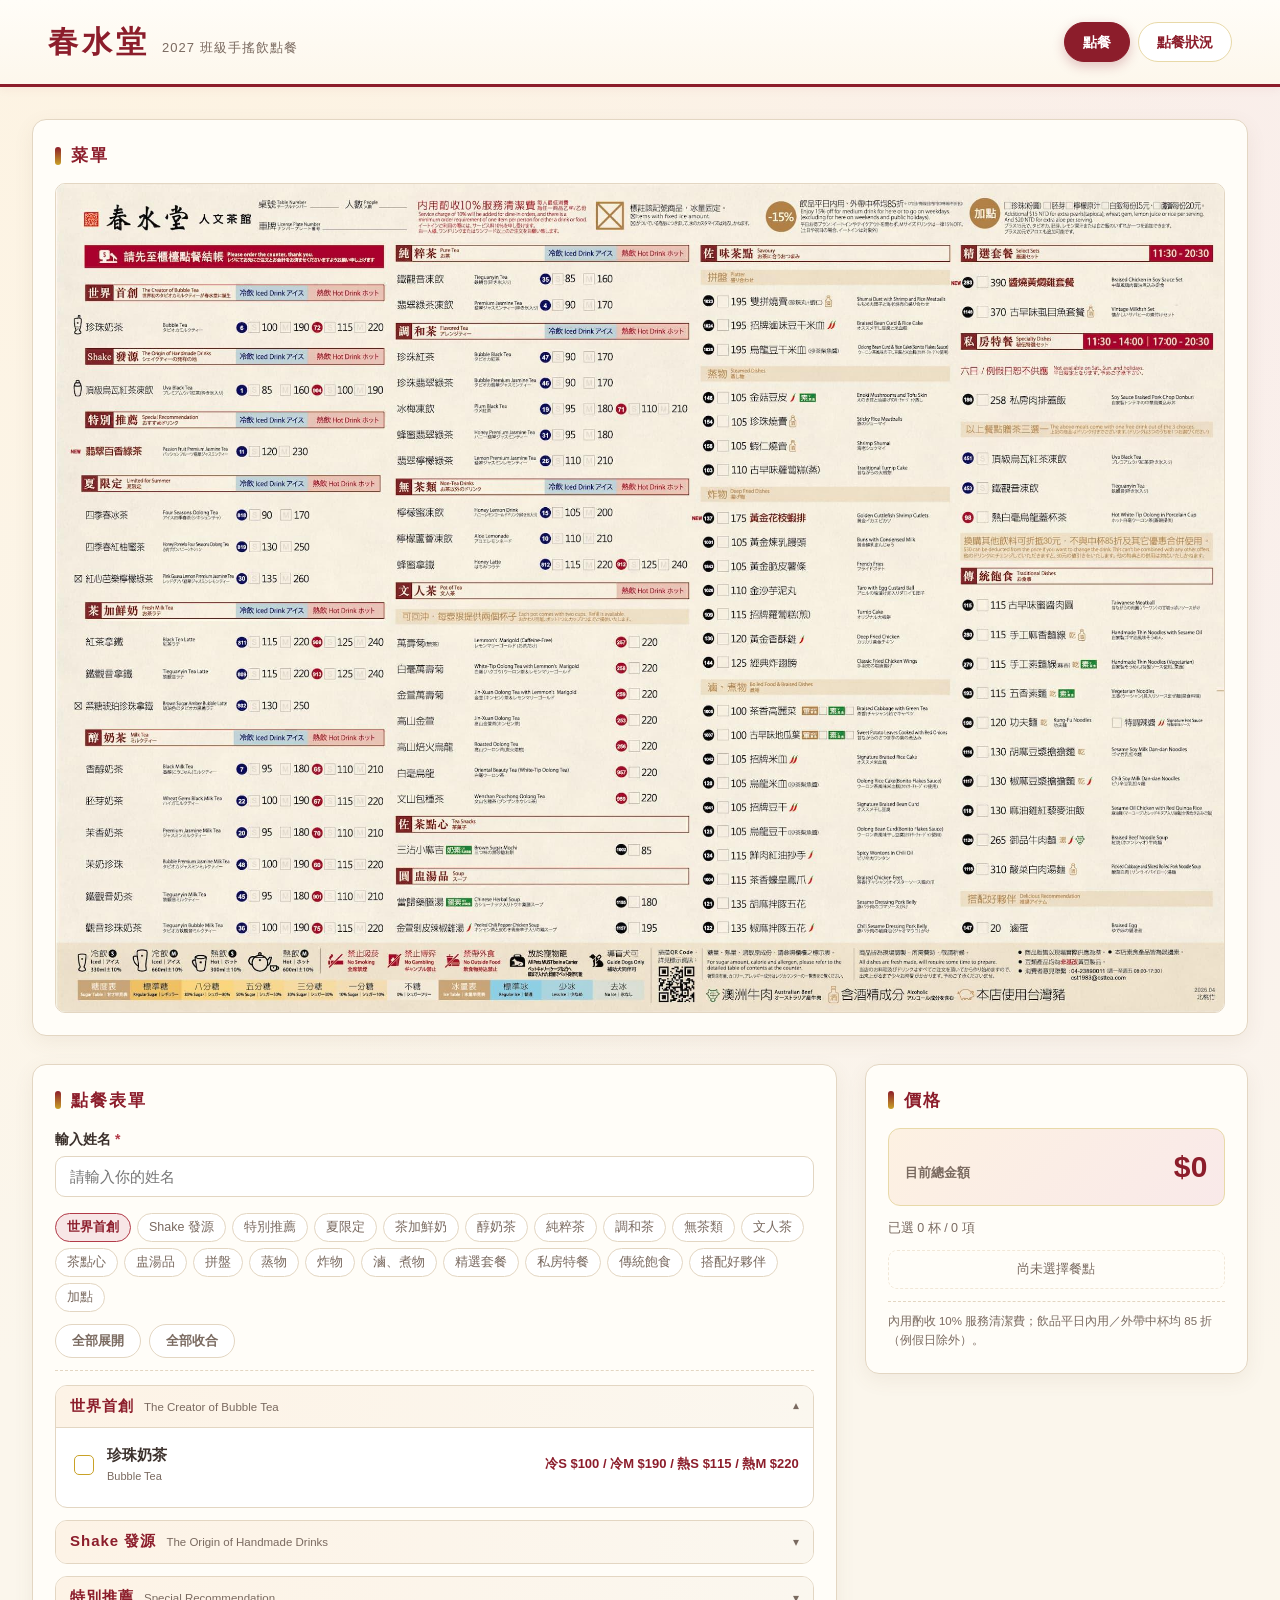
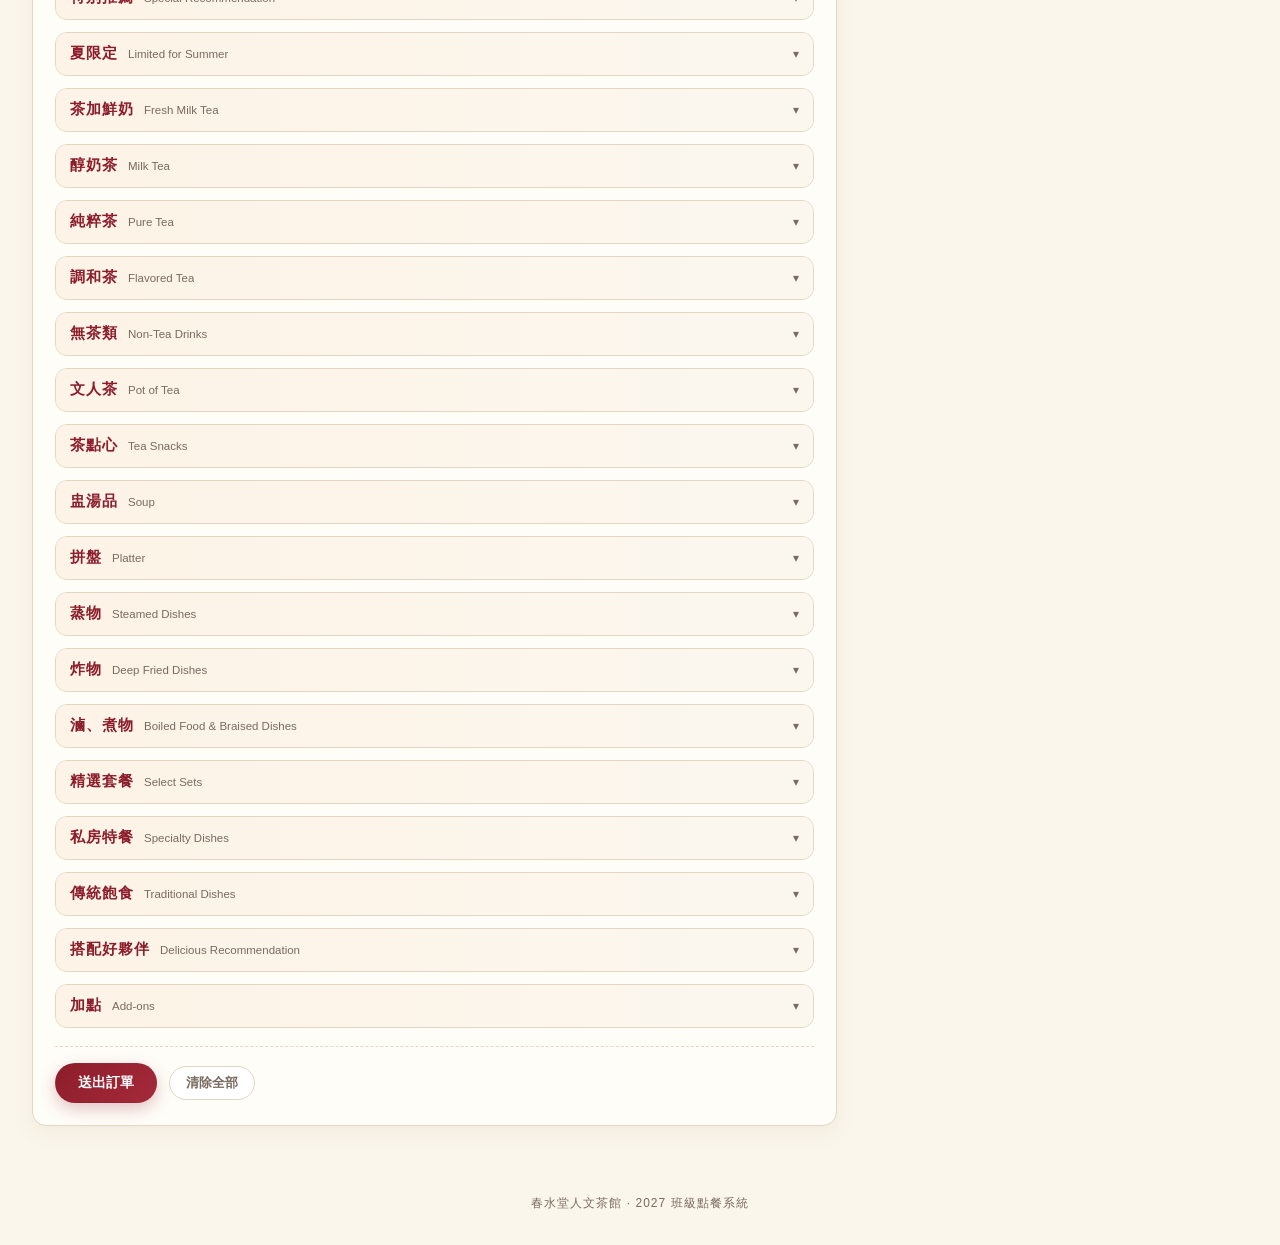
<file: index.html>
<!DOCTYPE html>
<html lang="zh-Hant">
<head>
  <meta charset="UTF-8" />
  <meta name="viewport" content="width=device-width, initial-scale=1.0" />
  <title>2027 春水堂點餐</title>
  <link rel="stylesheet" href="assets/styles.css" />
</head>
<body>
  <header class="site-header">
    <div class="brand">
      <span class="brand-mark">春水堂</span>
      <span class="brand-sub">2027 班級手搖飲點餐</span>
    </div>
    <nav class="site-nav">
      <a class="nav-link active" href="index.html">點餐</a>
      <a class="nav-link" href="status.html">點餐狀況</a>
    </nav>
  </header>

  <main class="page">
    <!-- 第 1 列：菜單 -->
    <section class="row row-menu" aria-label="菜單">
      <div class="block block-menu">
        <h2 class="block-title">菜單</h2>
        <div class="menu-frame">
          <img src="assets/menu.jpg" alt="春水堂菜單" class="menu-img" />
        </div>
      </div>
    </section>

    <!-- 第 2 列：表單 | 價格 -->
    <section class="row row-order" aria-label="點餐表單與價格">
      <div class="block block-form">
        <h2 class="block-title">點餐表單</h2>

        <div class="name-field">
          <label for="customerName">輸入姓名 <span class="required">*</span></label>
          <input id="customerName" type="text" placeholder="請輸入你的姓名" autocomplete="name" maxlength="20" />
        </div>

        <div class="form-toolbar">
          <div class="category-tabs" id="categoryTabs"></div>
          <div class="toolbar-actions">
            <button type="button" class="btn btn-ghost" id="expandAll">全部展開</button>
            <button type="button" class="btn btn-ghost" id="collapseAll">全部收合</button>
          </div>
        </div>

        <form id="orderForm" novalidate>
          <div id="menuForm" class="menu-form"></div>
          <div class="form-footer">
            <button type="submit" class="btn btn-primary" id="submitBtn">送出訂單</button>
            <button type="button" class="btn btn-ghost" id="resetBtn">清除全部</button>
            <span class="form-msg" id="formMsg" role="status"></span>
          </div>
        </form>
      </div>

      <aside class="block block-price" aria-label="價格">
        <h2 class="block-title">價格</h2>
        <div class="price-panel">
          <div class="price-summary">
            <span class="price-label">目前總金額</span>
            <span class="price-total" id="priceTotal">$0</span>
          </div>
          <div class="price-count" id="priceCount">已選 0 杯</div>
          <ul class="price-list" id="priceList">
            <li class="price-empty">尚未選擇餐點</li>
          </ul>
          <div class="price-note">
            內用酌收 10% 服務清潔費；飲品平日內用／外帶中杯均 85 折（例假日除外）。
          </div>
        </div>
      </aside>
    </section>
  </main>

  <footer class="site-footer">
    <span>春水堂人文茶館 · 2027 班級點餐系統</span>
  </footer>

  <script src="assets/config.js"></script>
  <script src="assets/menu-data.js"></script>
  <script src="assets/app.js"></script>
</body>
</html>
</file>
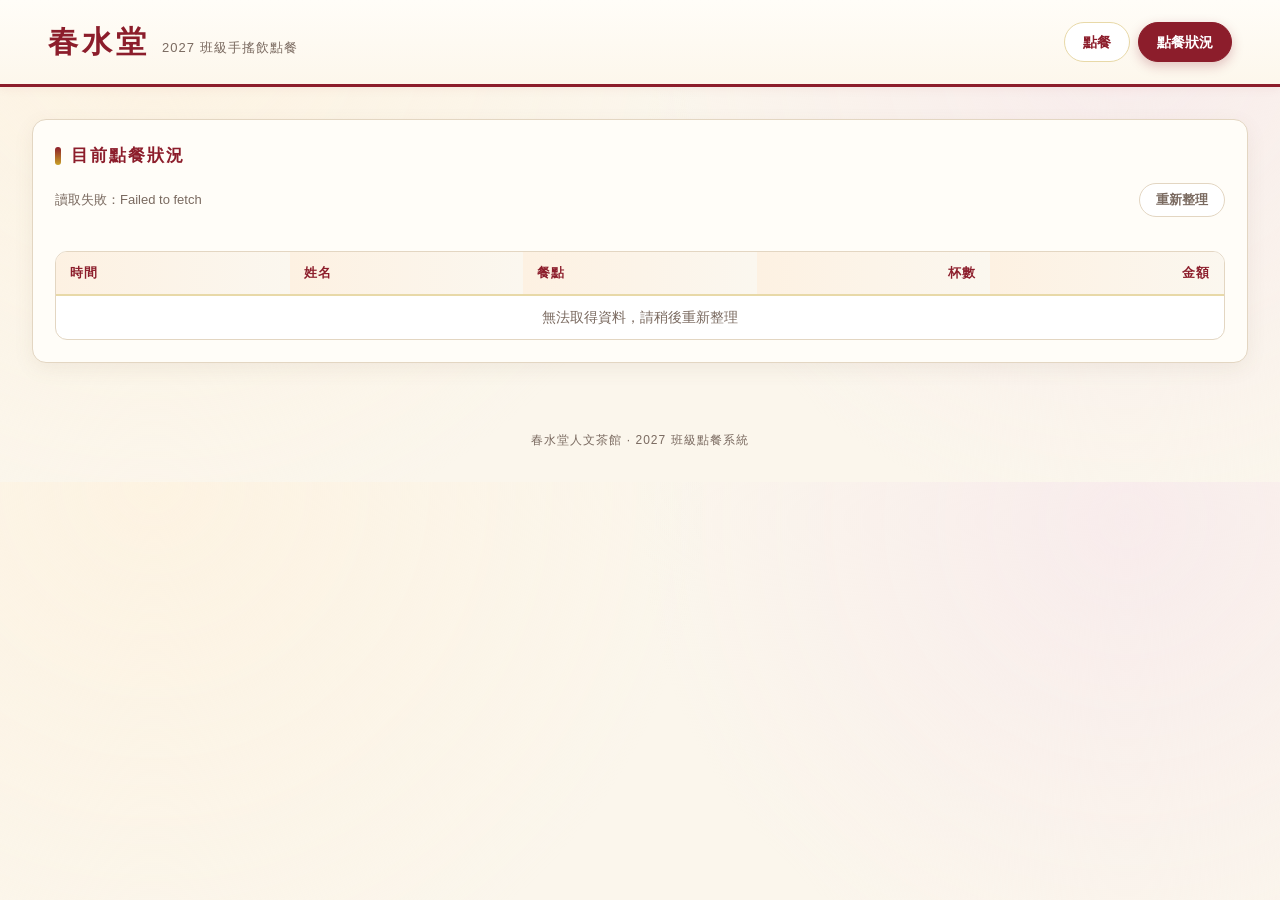
<file: status.html>
<!DOCTYPE html>
<html lang="zh-Hant">
<head>
  <meta charset="UTF-8" />
  <meta name="viewport" content="width=device-width, initial-scale=1.0" />
  <title>點餐狀況 · 2027 春水堂點餐</title>
  <link rel="stylesheet" href="assets/styles.css" />
</head>
<body>
  <header class="site-header">
    <div class="brand">
      <span class="brand-mark">春水堂</span>
      <span class="brand-sub">2027 班級手搖飲點餐</span>
    </div>
    <nav class="site-nav">
      <a class="nav-link" href="index.html">點餐</a>
      <a class="nav-link active" href="status.html">點餐狀況</a>
    </nav>
  </header>

  <main class="page">
    <section class="row">
      <div class="block">
        <h2 class="block-title">目前點餐狀況</h2>

        <div class="status-toolbar">
          <span class="status-meta" id="statusMeta">載入中…</span>
          <button type="button" class="btn btn-ghost" id="refreshBtn">重新整理</button>
        </div>

        <div class="summary-cards" id="summaryCards"></div>

        <div class="status-table-wrap">
          <table class="status-table">
            <thead>
              <tr>
                <th>時間</th>
                <th>姓名</th>
                <th>餐點</th>
                <th class="num">杯數</th>
                <th class="num">金額</th>
              </tr>
            </thead>
            <tbody id="statusBody">
              <tr><td colspan="5" class="status-empty">載入中…</td></tr>
            </tbody>
          </table>
        </div>
      </div>
    </section>
  </main>

  <footer class="site-footer">
    <span>春水堂人文茶館 · 2027 班級點餐系統</span>
  </footer>

  <script src="assets/config.js"></script>
  <script src="assets/status.js"></script>
</body>
</html>
</file>
<file: assets/styles.css>
:root {
  --cream: #fbf6ec;
  --cream-2: #f5ecdc;
  --paper: #fffdf8;
  --red: #8c1d2b;
  --red-soft: #b23a48;
  --red-light: #f7e6e6;
  --gold: #c9a227;
  --gold-soft: #e8d9a8;
  --ink: #3a2f2a;
  --ink-soft: #7a6a60;
  --line: #e3d6c2;
  --green: #4f7a4a;
  --radius: 14px;
  --shadow: 0 6px 20px rgba(120, 90, 60, 0.08);
}

* { box-sizing: border-box; }

html, body {
  margin: 0;
  padding: 0;
}

body {
  background:
    radial-gradient(circle at 12% 0%, #fdf3e2 0%, transparent 45%),
    radial-gradient(circle at 88% 8%, #f8ecec 0%, transparent 40%),
    var(--cream);
  color: var(--ink);
  font-family: "Noto Sans TC", "PingFang TC", "Microsoft JhengHei", "Helvetica Neue", Arial, sans-serif;
  line-height: 1.6;
  -webkit-font-smoothing: antialiased;
}

/* ---------- Header ---------- */
.site-header {
  display: flex;
  align-items: center;
  justify-content: space-between;
  gap: 16px;
  flex-wrap: wrap;
  padding: 18px clamp(16px, 4vw, 48px);
  background: linear-gradient(180deg, #fffdf8 0%, #fdf7ec 100%);
  border-bottom: 3px solid var(--red);
  box-shadow: 0 2px 10px rgba(140, 29, 43, 0.06);
}

.brand {
  display: flex;
  align-items: baseline;
  gap: 12px;
  flex-wrap: wrap;
}

.brand-mark {
  font-family: "Songti TC", "Noto Serif TC", "PMingLiU", serif;
  font-size: clamp(22px, 3vw, 30px);
  font-weight: 700;
  letter-spacing: 4px;
  color: var(--red);
}

.brand-sub {
  font-size: 13px;
  letter-spacing: 1px;
  color: var(--ink-soft);
}

.site-nav {
  display: flex;
  gap: 8px;
}

.nav-link {
  padding: 8px 18px;
  border-radius: 999px;
  text-decoration: none;
  font-size: 14px;
  font-weight: 600;
  color: var(--red);
  border: 1.5px solid var(--gold-soft);
  background: #fff;
  transition: all 0.18s ease;
}

.nav-link:hover {
  border-color: var(--red-soft);
  transform: translateY(-1px);
}

.nav-link.active {
  background: var(--red);
  border-color: var(--red);
  color: #fff;
  box-shadow: 0 4px 12px rgba(140, 29, 43, 0.25);
}

/* ---------- Page / rows ---------- */
.page {
  max-width: 1400px;
  margin: 0 auto;
  padding: clamp(16px, 3vw, 32px) clamp(12px, 3vw, 32px) 48px;
  display: flex;
  flex-direction: column;
  gap: clamp(16px, 2.5vw, 28px);
}

.row {
  display: grid;
  gap: clamp(16px, 2.5vw, 28px);
}

.row-menu {
  grid-template-columns: 1fr;
}

.row-order {
  grid-template-columns: minmax(0, 2.1fr) minmax(280px, 1fr);
  align-items: start;
}

@media (max-width: 900px) {
  .row-order {
    grid-template-columns: 1fr;
  }
}

.block {
  background: var(--paper);
  border: 1px solid var(--line);
  border-radius: var(--radius);
  box-shadow: var(--shadow);
  padding: clamp(14px, 2vw, 22px);
  min-width: 0;
}

.block-title {
  margin: 0 0 14px;
  font-size: 17px;
  letter-spacing: 2px;
  color: var(--red);
  display: flex;
  align-items: center;
  gap: 10px;
}

.block-title::before {
  content: "";
  width: 6px;
  height: 18px;
  border-radius: 3px;
  background: linear-gradient(180deg, var(--red) 0%, var(--gold) 100%);
}

/* ---------- Menu image ---------- */
.menu-frame {
  border-radius: 10px;
  overflow: hidden;
  border: 1px solid var(--line);
  background: #fff;
}

.menu-img {
  display: block;
  width: 100%;
  height: auto;
  object-fit: contain;
}

/* ---------- Form ---------- */
.name-field {
  display: flex;
  flex-direction: column;
  gap: 6px;
  margin-bottom: 16px;
}

.name-field label {
  font-size: 14px;
  font-weight: 700;
  color: var(--ink);
}

.required { color: var(--red-soft); }

.name-field input {
  padding: 11px 14px;
  font-size: 15px;
  border: 1.5px solid var(--line);
  border-radius: 10px;
  background: #fff;
  color: var(--ink);
  outline: none;
  transition: border-color 0.18s ease, box-shadow 0.18s ease;
}

.name-field input:focus {
  border-color: var(--red-soft);
  box-shadow: 0 0 0 3px rgba(178, 58, 72, 0.12);
}

.form-toolbar {
  display: flex;
  align-items: center;
  justify-content: space-between;
  gap: 12px;
  flex-wrap: wrap;
  margin-bottom: 14px;
  padding-bottom: 12px;
  border-bottom: 1px dashed var(--line);
}

.category-tabs {
  display: flex;
  flex-wrap: wrap;
  gap: 6px;
}

.tab {
  border: 1px solid var(--line);
  background: #fff;
  color: var(--ink-soft);
  font-size: 12.5px;
  padding: 5px 11px;
  border-radius: 999px;
  cursor: pointer;
  transition: all 0.15s ease;
  font-family: inherit;
}

.tab:hover { border-color: var(--gold); color: var(--red); }

.tab.active {
  background: var(--red-light);
  border-color: var(--red-soft);
  color: var(--red);
  font-weight: 700;
}

.toolbar-actions { display: flex; gap: 8px; }

/* ---------- Category groups ---------- */
.menu-form {
  display: flex;
  flex-direction: column;
  gap: 12px;
}

.cat-group {
  border: 1px solid var(--line);
  border-radius: 12px;
  overflow: hidden;
  background: #fff;
}

.cat-group.hidden { display: none; }

.cat-head {
  display: flex;
  align-items: center;
  justify-content: space-between;
  gap: 10px;
  width: 100%;
  padding: 11px 14px;
  background: linear-gradient(90deg, #fdf3e6 0%, #fbf7ef 100%);
  border: none;
  border-bottom: 1px solid transparent;
  cursor: pointer;
  font-family: inherit;
  text-align: left;
}

.cat-group.open .cat-head { border-bottom-color: var(--line); }

.cat-head-left {
  display: flex;
  align-items: baseline;
  gap: 10px;
  min-width: 0;
}

.cat-name {
  font-size: 15px;
  font-weight: 700;
  color: var(--red);
  letter-spacing: 1px;
  white-space: nowrap;
}

.cat-en {
  font-size: 11.5px;
  color: var(--ink-soft);
  white-space: nowrap;
  overflow: hidden;
  text-overflow: ellipsis;
}

.cat-meta {
  display: flex;
  align-items: center;
  gap: 8px;
  flex-shrink: 0;
}

.cat-badge {
  font-size: 11.5px;
  font-weight: 700;
  color: #fff;
  background: var(--red-soft);
  border-radius: 999px;
  padding: 1px 9px;
}

.cat-chevron {
  font-size: 12px;
  color: var(--ink-soft);
  transition: transform 0.2s ease;
}

.cat-group.open .cat-chevron { transform: rotate(180deg); }

.cat-body {
  display: none;
  padding: 6px 10px 12px;
}

.cat-group.open .cat-body { display: block; }

/* ---------- Item ---------- */
.item {
  padding: 10px 4px;
  border-bottom: 1px dashed #efe4d3;
}

.item:last-child { border-bottom: none; }

.item-main {
  display: flex;
  align-items: center;
  gap: 12px;
  flex-wrap: wrap;
}

.item-check {
  display: flex;
  align-items: center;
  gap: 10px;
  cursor: pointer;
  flex: 1 1 240px;
  min-width: 0;
}

.item-check input[type="checkbox"] {
  appearance: none;
  -webkit-appearance: none;
  width: 20px;
  height: 20px;
  flex-shrink: 0;
  border: 1.8px solid var(--gold);
  border-radius: 5px;
  background: #fff;
  cursor: pointer;
  position: relative;
  transition: all 0.15s ease;
}

.item-check input[type="checkbox"]:checked {
  background: var(--red);
  border-color: var(--red);
}

.item-check input[type="checkbox"]:checked::after {
  content: "";
  position: absolute;
  left: 6px;
  top: 2px;
  width: 5px;
  height: 10px;
  border: solid #fff;
  border-width: 0 2px 2px 0;
  transform: rotate(45deg);
}

.item-name {
  font-size: 14.5px;
  font-weight: 600;
  color: var(--ink);
}

.item-en {
  display: block;
  font-size: 11px;
  color: var(--ink-soft);
  font-weight: 400;
}

.item-price {
  font-size: 13px;
  color: var(--red);
  font-weight: 700;
  white-space: nowrap;
}

.item-price .muted { color: var(--ink-soft); font-weight: 400; }

/* options */
.item-options {
  display: none;
  margin: 10px 0 2px 30px;
  padding: 10px 12px;
  background: #fdf9f1;
  border: 1px solid #f0e5d3;
  border-radius: 10px;
  gap: 10px 18px;
  flex-wrap: wrap;
}

.item.selected .item-options { display: flex; }

.opt-group {
  display: flex;
  align-items: center;
  gap: 6px;
  flex-wrap: wrap;
}

.opt-label {
  font-size: 12px;
  color: var(--ink-soft);
  font-weight: 700;
  margin-right: 2px;
}

.opt-pill {
  position: relative;
  display: inline-flex;
}

.opt-pill input {
  position: absolute;
  opacity: 0;
  pointer-events: none;
}

.opt-pill span {
  display: inline-block;
  padding: 3px 10px;
  font-size: 12px;
  border-radius: 999px;
  border: 1px solid var(--line);
  background: #fff;
  color: var(--ink-soft);
  cursor: pointer;
  transition: all 0.15s ease;
  white-space: nowrap;
}

.opt-pill input:checked + span {
  background: var(--red);
  border-color: var(--red);
  color: #fff;
  font-weight: 700;
}

.opt-pill input:focus-visible + span {
  box-shadow: 0 0 0 3px rgba(178, 58, 72, 0.18);
}

.qty {
  display: flex;
  align-items: center;
  gap: 4px;
}

.qty button {
  width: 26px;
  height: 26px;
  border-radius: 8px;
  border: 1px solid var(--line);
  background: #fff;
  color: var(--red);
  font-size: 15px;
  line-height: 1;
  cursor: pointer;
  font-family: inherit;
}

.qty button:hover { background: var(--red-light); }

.qty input {
  width: 42px;
  text-align: center;
  padding: 3px 0;
  border: 1px solid var(--line);
  border-radius: 8px;
  font-size: 13px;
  font-family: inherit;
  color: var(--ink);
}

/* ---------- Buttons ---------- */
.btn {
  font-family: inherit;
  font-size: 14px;
  font-weight: 700;
  padding: 10px 22px;
  border-radius: 999px;
  border: 1.5px solid transparent;
  cursor: pointer;
  transition: all 0.18s ease;
}

.btn-primary {
  background: linear-gradient(135deg, var(--red) 0%, #a52a3a 100%);
  color: #fff;
  box-shadow: 0 6px 16px rgba(140, 29, 43, 0.25);
}

.btn-primary:hover { transform: translateY(-1px); box-shadow: 0 8px 20px rgba(140, 29, 43, 0.32); }

.btn-primary:disabled {
  opacity: 0.6;
  cursor: not-allowed;
  transform: none;
  box-shadow: none;
}

.btn-ghost {
  background: #fff;
  border-color: var(--line);
  color: var(--ink-soft);
  padding: 7px 16px;
  font-size: 13px;
}

.btn-ghost:hover { border-color: var(--red-soft); color: var(--red); }

.form-footer {
  display: flex;
  align-items: center;
  gap: 12px;
  flex-wrap: wrap;
  margin-top: 18px;
  padding-top: 16px;
  border-top: 1px dashed var(--line);
}

.form-msg {
  font-size: 13px;
  font-weight: 600;
}

.form-msg.ok { color: var(--green); }
.form-msg.err { color: var(--red-soft); }

/* ---------- Price panel ---------- */
.block-price { position: sticky; top: 16px; }

.price-panel { display: flex; flex-direction: column; gap: 12px; }

.price-summary {
  display: flex;
  align-items: baseline;
  justify-content: space-between;
  gap: 10px;
  padding: 14px 16px;
  border-radius: 12px;
  background: linear-gradient(135deg, #fdf1e2 0%, #f9e9e9 100%);
  border: 1px solid var(--gold-soft);
}

.price-label { font-size: 13px; color: var(--ink-soft); font-weight: 700; }

.price-total {
  font-size: 30px;
  font-weight: 800;
  color: var(--red);
  letter-spacing: 0.5px;
  font-variant-numeric: tabular-nums;
}

.price-count { font-size: 12.5px; color: var(--ink-soft); }

.price-list {
  list-style: none;
  margin: 0;
  padding: 0;
  display: flex;
  flex-direction: column;
  gap: 8px;
  max-height: 46vh;
  overflow-y: auto;
}

.price-list li {
  display: flex;
  justify-content: space-between;
  gap: 10px;
  font-size: 13px;
  padding: 8px 10px;
  border-radius: 9px;
  background: #fdfaf4;
  border: 1px solid #f1e7d7;
}

.price-list .li-name { color: var(--ink); }
.price-list .li-detail { display: block; font-size: 11px; color: var(--ink-soft); }
.price-list .li-amount { color: var(--red); font-weight: 700; white-space: nowrap; }

.price-empty {
  justify-content: center !important;
  color: var(--ink-soft);
  font-size: 12.5px;
  background: transparent !important;
  border-style: dashed !important;
}

.price-note {
  font-size: 11.5px;
  color: var(--ink-soft);
  line-height: 1.7;
  padding-top: 10px;
  border-top: 1px dashed var(--line);
}

/* ---------- Status page ---------- */
.status-toolbar {
  display: flex;
  align-items: center;
  justify-content: space-between;
  gap: 12px;
  flex-wrap: wrap;
  margin-bottom: 16px;
}

.status-meta { font-size: 13px; color: var(--ink-soft); }

.status-table-wrap {
  overflow-x: auto;
  border: 1px solid var(--line);
  border-radius: 12px;
  background: #fff;
}

table.status-table {
  width: 100%;
  border-collapse: collapse;
  font-size: 13.5px;
  min-width: 720px;
}

.status-table thead th {
  background: linear-gradient(90deg, #fdf1e2 0%, #fbf7ef 100%);
  color: var(--red);
  font-size: 12.5px;
  letter-spacing: 1px;
  text-align: left;
  padding: 11px 14px;
  border-bottom: 2px solid var(--gold-soft);
  white-space: nowrap;
}

.status-table tbody td {
  padding: 10px 14px;
  border-bottom: 1px solid #f2e9db;
  vertical-align: top;
}

.status-table tbody tr:last-child td { border-bottom: none; }
.status-table tbody tr:hover { background: #fdfaf4; }

.status-table .num { text-align: right; font-variant-numeric: tabular-nums; white-space: nowrap; }
.status-table .money { color: var(--red); font-weight: 700; }

.status-empty {
  padding: 40px 16px;
  text-align: center;
  color: var(--ink-soft);
  font-size: 14px;
}

.summary-cards {
  display: grid;
  grid-template-columns: repeat(auto-fit, minmax(160px, 1fr));
  gap: 12px;
  margin-bottom: 18px;
}

.summary-card {
  padding: 14px 16px;
  border-radius: 12px;
  background: linear-gradient(135deg, #fdf1e2 0%, #f9e9e9 100%);
  border: 1px solid var(--gold-soft);
}

.summary-card .k { font-size: 12px; color: var(--ink-soft); font-weight: 700; }
.summary-card .v { font-size: 24px; font-weight: 800; color: var(--red); font-variant-numeric: tabular-nums; }

/* ---------- Footer ---------- */
.site-footer {
  text-align: center;
  padding: 20px 16px 32px;
  font-size: 12px;
  color: var(--ink-soft);
  letter-spacing: 1px;
}

/* ---------- Toast ---------- */
.toast {
  position: fixed;
  left: 50%;
  bottom: 28px;
  transform: translate(-50%, 20px);
  background: var(--red);
  color: #fff;
  padding: 12px 22px;
  border-radius: 999px;
  font-size: 14px;
  font-weight: 600;
  box-shadow: 0 10px 26px rgba(140, 29, 43, 0.3);
  opacity: 0;
  pointer-events: none;
  transition: all 0.25s ease;
  z-index: 50;
}

.toast.show { opacity: 1; transform: translate(-50%, 0); }
.toast.err { background: #7a2b2b; }
</file>
